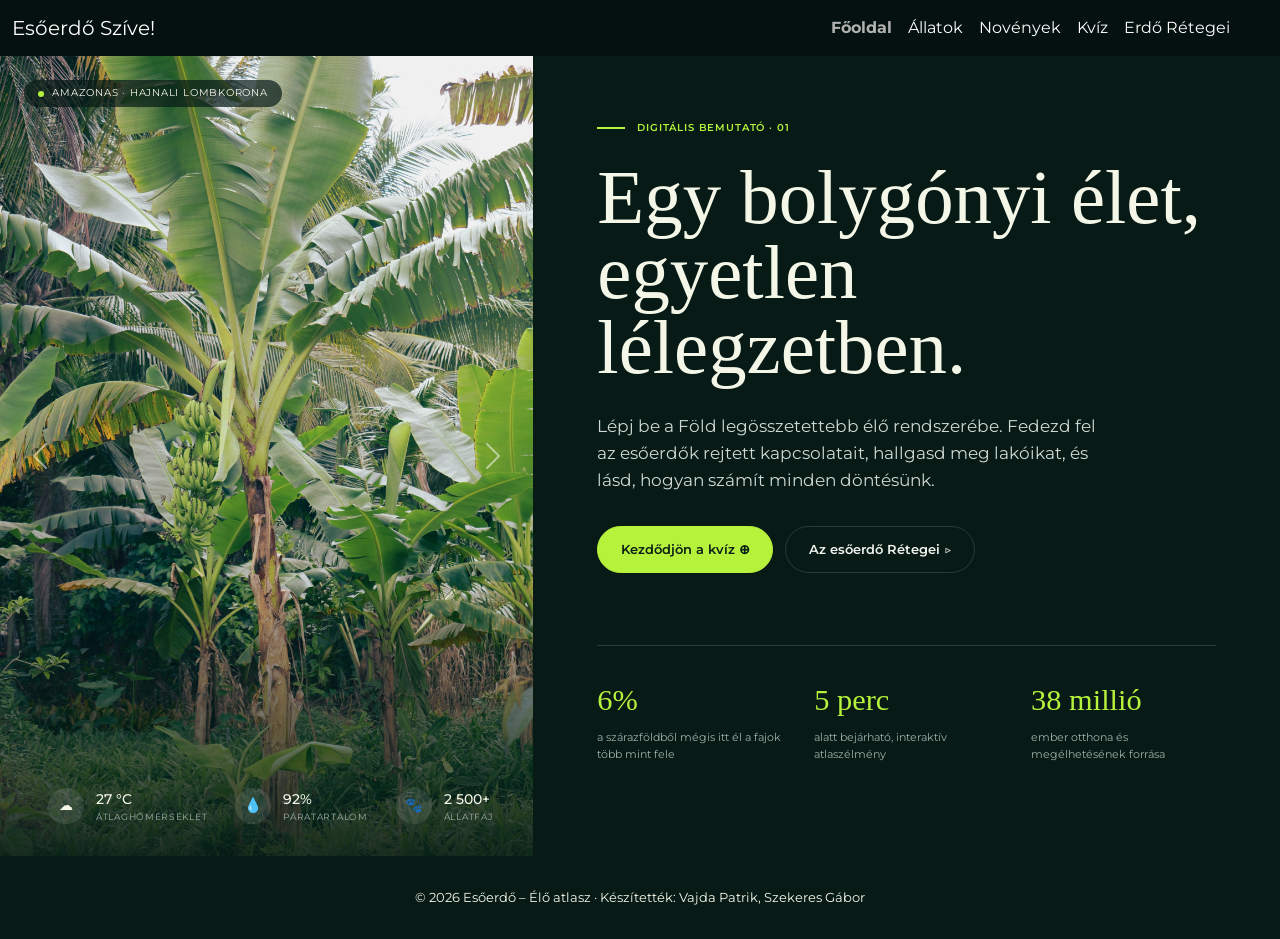
<file: index.html>
<!DOCTYPE html>
<html lang="hu">

<head>
    <meta charset="UTF-8">
    <meta name="viewport" content="width=device-width, initial-scale=1.0">
    <title>Esőerdő projekt - Főoldal</title>
    <link href="https://cdn.jsdelivr.net/npm/bootstrap@5.3.8/dist/css/bootstrap.min.css" rel="stylesheet"
        integrity="sha384-sRIl4kxILFvY47J16cr9ZwB07vP4J8+LH7qKQnuqkuIAvNWLzeN8tE5YBujZqJLB" crossorigin="anonymous">
    <link rel="stylesheet" href="./css/style.css">
</head>

<body>

    <header>
        <nav class="navbar navbar-expand-lg bg-body-tertiary">
            <div class="container-fluid d-flex">
                <a class="navbar-brand" href="index.html">Esőerdő Szíve!</a>
                <button class="navbar-toggler" type="button" data-bs-toggle="collapse" data-bs-target="#navbarNav"
                    aria-controls="navbarNav" aria-expanded="false" aria-label="Toggle navigation">
                    <span class="navbar-toggler-icon"></span>
                </button>
                <div class="collapse navbar-collapse " id="navbarNav">
                    <ul class="navbar-nav">
                        <li class="nav-item">
                            <a class="nav-link active" aria-current="page" href="index.html">Főoldal</a>
                        </li>
                        <li class="nav-item">
                            <a class="nav-link " href="allatok.html">Állatok</a>
                        </li>
                        <li class="nav-item">
                            <a class="nav-link" href="novenyek.html">Novények</a>
                        </li>
                        <li class="nav-item">
                            <a class="nav-link" href="kviz.html">Kvíz</a>
                        </li>
                         <li class="nav-item">
                            <a class="nav-link" href="retegek.html">Erdő Rétegei</a>
                        </li>
                    </ul>
                </div>
            </div>
        </nav>
    </header>

    <main>
        <section class="hero">

             <div class="hero-image">
                <span class="hero-badge"><i class="badge-dot" aria-hidden="true"></i>Amazonas · Hajnali
                    lombkorona</span>
                <div class="">
                    <div id="carouselExampleAutoplaying" class="carousel slide" data-bs-ride="carousel">
                        <div class="carousel-inner">
                            <div class="carousel-item active">
                                <img src="./images/novenyek/Bananfa/Bananfa-egydb.jpg" class="d-block w-100" alt="...">
                            </div>
                            <div class="carousel-item">
                                <img src="./images/novenyek/Kakaofa/Kakaofa-termes.jpg" class="d-block w-100" alt="...">
                            </div>
                            <div class="carousel-item">
                                <img src="./images/novenyek/Kokusz/Kokusz-erdo.jpg" class="d-block w-100" alt="...">
                            </div>
                        </div>
                        <button class="carousel-control-prev" type="button" data-bs-target="#carouselExampleAutoplaying"
                            data-bs-slide="prev">
                            <span class="carousel-control-prev-icon" aria-hidden="true"></span>
                            <span class="visually-hidden">Előző</span>
                        </button>
                        <button class="carousel-control-next" type="button" data-bs-target="#carouselExampleAutoplaying"
                            data-bs-slide="next">
                            <span class="carousel-control-next-icon" aria-hidden="true"></span>
                            <span class="visually-hidden">Következő</span>
                        </button>
                    </div>
                </div>
                <ul class="climate list-unstyled">
                    <li><span class="climate-icon" aria-hidden="true">☁</span><span><strong>27
                                °C</strong><small>Átlaghőmérséklet</small></span></li>
                    <li><span class="climate-icon"
                            aria-hidden="true">💧</span><span><strong>92%</strong><small>Páratartalom</small></span>
                    </li>
                    <li><span class="climate-icon" aria-hidden="true">🐾</span><span><strong>2
                                500+</strong><small>Állatfaj</small></span></li>
                </ul>
            </div>
             <div class="hero-content">
                <p class="kicker">Digitális bemutató · 01</p>
                <h1>Egy bolygónyi élet, egyetlen lélegzetben.</h1>
                <p class="lead-text">Lépj be a Föld legösszetettebb élő rendszerébe. Fedezd fel az esőerdők rejtett
                    kapcsolatait, hallgasd meg lakóikat, és lásd, hogyan számít minden döntésünk.</p>
                <div class="hero-buttons">
                    <a href="kviz.html" class="btn btn-lime">Kezdődjön a kvíz <span
                            aria-hidden="true">⊕</span></a>
                    <a href="retegek.html" class="btn btn-ghost">Az esőerdő Rétegei <span aria-hidden="true">▷</span></a>
                </div>

                <dl class="facts">
                    <div>
                        <dt>6%</dt>
                        <dd>a szárazföldből mégis itt él a fajok több mint fele</dd>
                    </div>
                    <div>
                        <dt>5 perc</dt>
                        <dd>alatt bejárható, interaktív atlaszélmény</dd>
                    </div>
                    <div>
                        <dt>38 millió</dt>
                        <dd>ember otthona és megélhetésének forrása</dd>
                    </div>
                </dl>

                
            </div>
        </section>
    </main>

     <footer class=" text-center">
        <p class="mb-0">© 2026 Esőerdő – Élő atlasz · Készítették: Vajda Patrik, Szekeres Gábor</p>
    </footer>


    <script src="https://cdn.jsdelivr.net/npm/bootstrap@5.3.8/dist/js/bootstrap.bundle.min.js"
        integrity="sha384-FKyoEForCGlyvwx9Hj09JcYn3nv7wiPVlz7YYwJrWVcXK/BmnVDxM+D2scQbITxI"
        crossorigin="anonymous"></script>
</body>

</html>
</file>
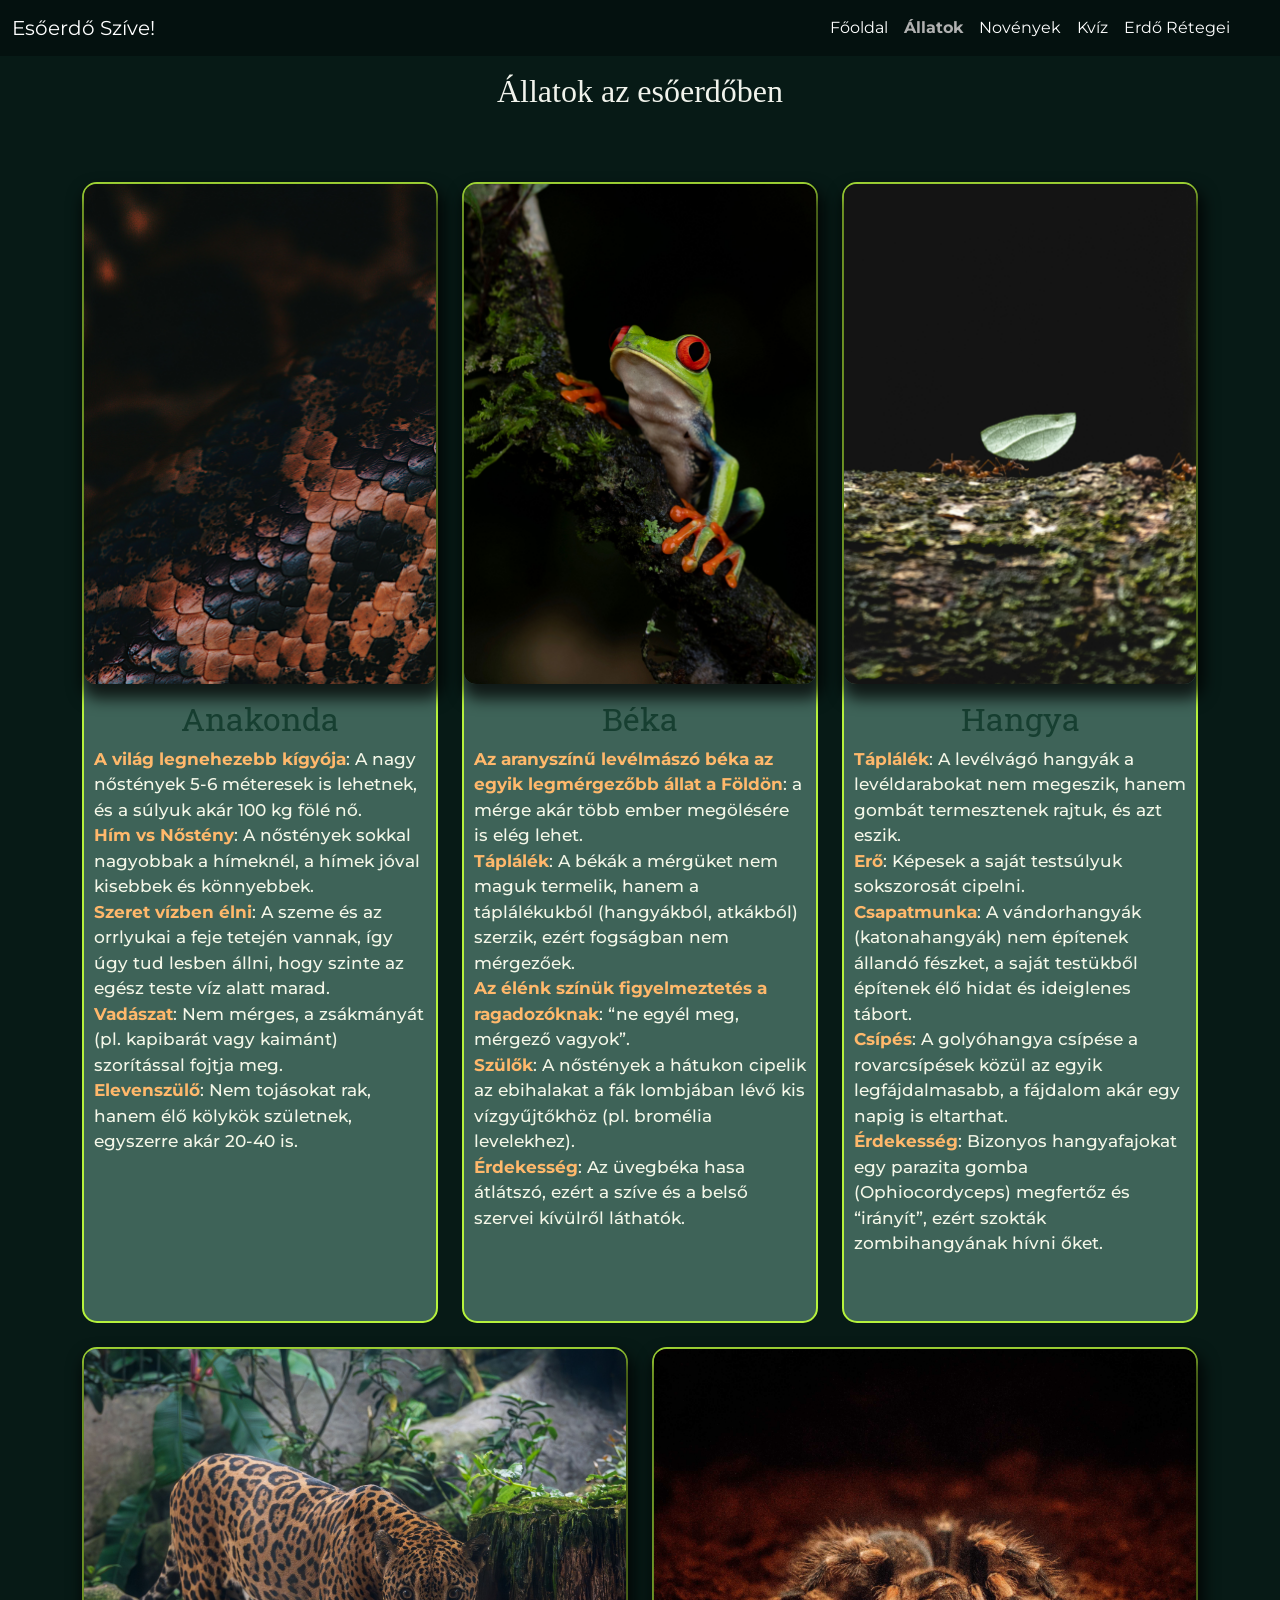
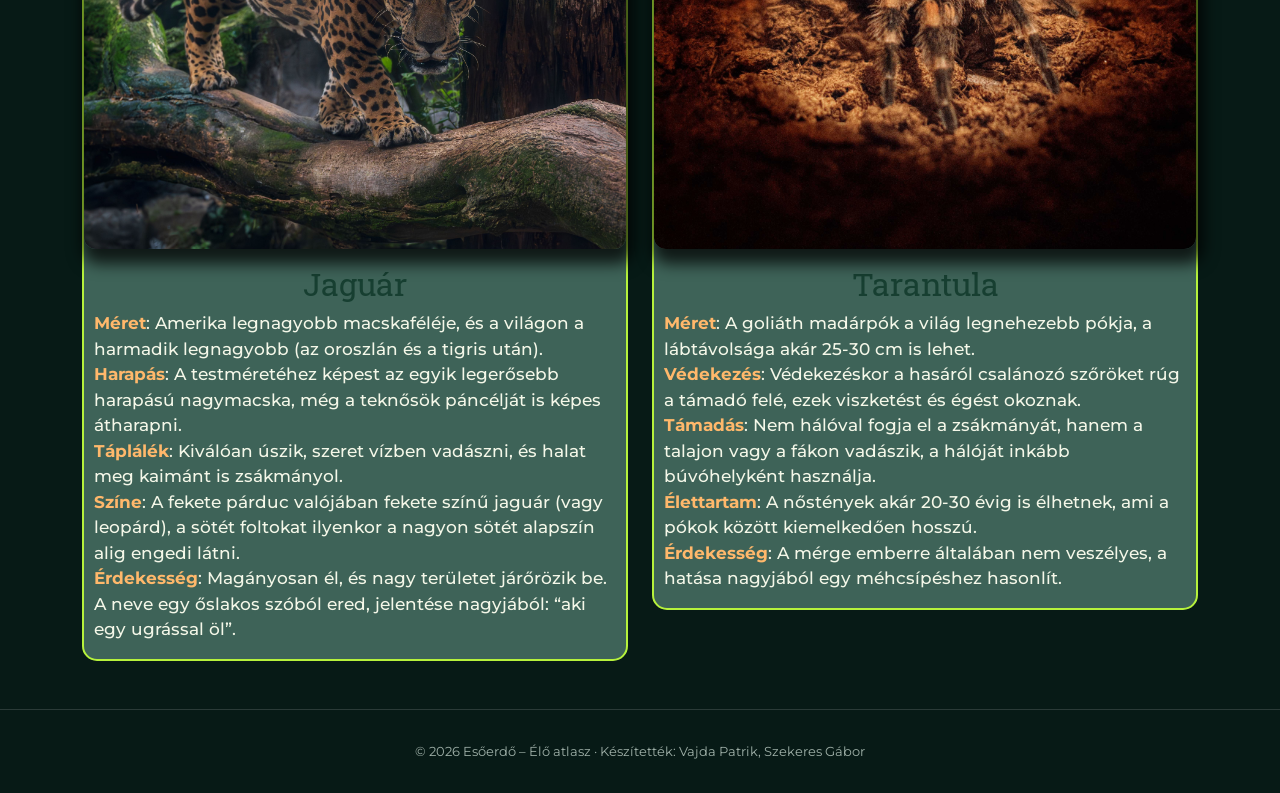
<file: allatok.html>
<!DOCTYPE html>
<html lang="hu">

<head>
    <meta charset="UTF-8">
    <meta name="viewport" content="width=device-width, initial-scale=1.0">
    <title>Esőerdő projekt - Állatok</title>
    <link href="https://cdn.jsdelivr.net/npm/bootstrap@5.3.8/dist/css/bootstrap.min.css" rel="stylesheet"
        integrity="sha384-sRIl4kxILFvY47J16cr9ZwB07vP4J8+LH7qKQnuqkuIAvNWLzeN8tE5YBujZqJLB" crossorigin="anonymous">
    <link rel="stylesheet" href="./css/style.css">
</head>

<body>

    <header>
        <nav class="navbar navbar-expand-lg bg-body-tertiary">
            <div class="container-fluid d-flex">
                <a class="navbar-brand" href="index.html">Esőerdő Szíve!</a>
                <button class="navbar-toggler" type="button" data-bs-toggle="collapse" data-bs-target="#navbarNav"
                    aria-controls="navbarNav" aria-expanded="false" aria-label="Toggle navigation">
                    <span class="navbar-toggler-icon"></span>
                </button>
                <div class="collapse navbar-collapse " id="navbarNav">
                    <ul class="navbar-nav">
                        <li class="nav-item">
                            <a class="nav-link " aria-current="page" href="index.html">Főoldal</a>
                        </li>
                        <li class="nav-item">
                            <a class="nav-link active" href="allatok.html">Állatok</a>
                        </li>
                        <li class="nav-item">
                            <a class="nav-link" href="novenyek.html">Novények</a>
                        </li>
                        <li class="nav-item">
                            <a class="nav-link" href="kviz.html">Kvíz</a>
                        </li>
                         <li class="nav-item">
                            <a class="nav-link" href="retegek.html">Erdő Rétegei</a>
                        </li>
                    </ul>
                </div>
            </div>
        </nav>
    </header>

    <main>
        <section>
            <h2 class="text-center p-3 aloldalCim">Állatok az esőerdőben</h2>
             <div class="container mb-5">

            <div class="row ">
                <div class="col-lg-4 mt-4">
                    <div class="kartya mt-4 h-100 mb-4">
                        <p class="text-center kepek">
                            <img src="./images/allatok/Anakonda/Anakonda-card.jpg " class="elsoKep"
                                alt="Banánfa Kártyakép">
                            <img src="./images/allatok/Anakonda/Anakonda-sotet.jpg" alt="" class="masodikKep">
                            </p>
                        <h2 class="text-center fs-2">Anakonda</h2>
                        <ul>
                            <li><strong>A világ legnehezebb kígyója</strong>: A nagy nőstények 5-6 méteresek is lehetnek, és a súlyuk akár 100 kg fölé nő.</li>
                            <li><strong>Hím vs Nőstény</strong>: A nőstények sokkal nagyobbak a hímeknél, a hímek jóval kisebbek és könnyebbek.  </li>
                            <li><strong>Szeret vízben élni</strong>: A szeme és az orrlyukai a feje tetején vannak, így úgy tud lesben állni, hogy szinte az egész teste víz alatt marad.</li>
                            <li><strong>Vadászat</strong>: Nem mérges, a zsákmányát (pl. kapibarát vagy kaimánt) szorítással fojtja meg.</li>
                            <li><strong>Elevenszülő</strong>: Nem tojásokat rak, hanem élő kölykök születnek, egyszerre akár 20-40 is.</li>
                        </ul>
                    </div>
                </div>
                <div class="col-lg-4 mt-4">
                    <div class="kartya mt-4 kepek h-100 mb-4">
                        <p class="text-center kepek"><img src="./images/allatok/Beka/Beka-card.jpg" class="elsoKep"
                                alt="Bromélia Kártyakép">
                            <img src="./images/allatok/Beka/Beka-paros.jpg" alt="" class="masodikKep">
                            </p>
                        <h2 class="text-center fs-2">Béka</h2>
                        <ul>
                            <li><strong>Az aranyszínű levélmászó béka az egyik legmérgezőbb állat a Földön</strong>:  a mérge akár több ember megölésére is elég lehet.</li>
                            <li><strong>Táplálék</strong>: A békák a mérgüket nem maguk termelik, hanem a táplálékukból (hangyákból, atkákból) szerzik, ezért fogságban nem mérgezőek. </li>
                            <li><strong>Az élénk színük figyelmeztetés a ragadozóknak</strong>: “ne egyél meg, mérgező vagyok”. </li>
                            <li><strong>Szülők</strong>: A nőstények a hátukon cipelik az ebihalakat a fák lombjában lévő kis vízgyűjtőkhöz (pl. bromélia levelekhez). </li>
                            <li><strong>Érdekesség</strong>: Az üvegbéka hasa átlátszó, ezért a szíve és a belső szervei kívülről láthatók.</li>
                        </ul>
                    </div>
                </div>
                <div class="col-lg-4 mt-4">
                    <div class="kartya mt-4 h-100 mb-4">
                        <p class="text-center kepek"><img src="./images/allatok/Hangya/Hangya-card.jpg" class="elsoKep"
                                alt="Kakaófa Kártyakép">
                            <img src="./images/allatok/Hangya/Hangyak-sorban.jpg" alt="" class="masodikKep">
                            </p>
                        <h2 class="text-center fs-2">Hangya</h2>
                        <ul>
                            <li><strong>Táplálék</strong>: A levélvágó hangyák a levéldarabokat nem megeszik, hanem gombát termesztenek rajtuk, és azt eszik. </li>
                            <li><strong>Erő</strong>: Képesek a saját testsúlyuk sokszorosát cipelni. </li>
                            <li><strong>Csapatmunka</strong>: A vándorhangyák (katonahangyák) nem építenek állandó fészket, a saját testükből építenek élő hidat és ideiglenes tábort.</li>
                            <li><strong>Csípés</strong>: A golyóhangya csípése a rovarcsípések közül az egyik legfájdalmasabb, a fájdalom akár egy napig is eltarthat. </li>
                            <li><strong>Érdekesség</strong>: Bizonyos hangyafajokat egy parazita gomba (Ophiocordyceps) megfertőz és “irányít”, ezért szokták zombihangyának hívni őket.</li>
                        </ul>
                    </div>
                </div>
            </div>

            <div class="row mt-4">
                <div class="col-lg-6">
                    <div class="kartya mt-4">
                        <p class="text-center kepek"><img src="./images/allatok/Jaguar/Jaguar-card.jpg" class="elsoKep"
                                alt="Banánfa Kártyakép">
                            <img src="./images/allatok/Jaguar/Jaguar_kozelrol.jpg" alt="" class="masodikKep">
                            </p>
                        <h2 class="text-center fs-2">Jaguár</h2>
                        <ul>
                            <li><strong>Méret</strong>: Amerika legnagyobb macskaféléje, és a világon a harmadik legnagyobb (az oroszlán és a tigris után).</li>
                            <li><strong>Harapás</strong>: A testméretéhez képest az egyik legerősebb harapású nagymacska, még a teknősök páncélját is képes átharapni.</li>
                            <li><strong>Táplálék</strong>: Kiválóan úszik, szeret vízben vadászni, és halat meg kaimánt is zsákmányol.</li>
                            <li><strong>Színe</strong>: A fekete párduc valójában fekete színű jaguár (vagy leopárd), a sötét foltokat ilyenkor a nagyon sötét alapszín alig engedi látni.</li>
                            <li><strong>Érdekesség</strong>: Magányosan él, és nagy területet járőrözik be. A neve egy őslakos szóból ered, jelentése nagyjából: “aki egy ugrással öl”.</li>
                        </ul>
                    </div>
                </div>
                <div class="col-lg-6">
                    <div class="kartya mt-4">
                        <p class="text-center kepek"><img src="./images/allatok/Tarantula/Madarpok-card.jpg" class="elsoKep" alt="Banánfa Kártyakép"> <img src="./images/allatok/Tarantula/Madarpok-kesztyun.jpg" class="masodikKep" alt="">
                        </p>
                        <h2 class="text-center fs-2">Tarantula</h2>
                        <ul>
                            <li><strong>Méret</strong>: A goliáth madárpók a világ legnehezebb pókja, a lábtávolsága akár 25-30 cm is lehet.</li>
                            <li><strong>Védekezés</strong>: Védekezéskor a hasáról csalánozó szőröket rúg a támadó felé, ezek viszketést és égést okoznak.</li>
                            <li><strong>Támadás</strong>:  Nem hálóval fogja el a zsákmányát, hanem a talajon vagy a fákon vadászik, a hálóját inkább búvóhelyként használja.</li>
                            <li><strong>Élettartam</strong>: A nőstények akár 20-30 évig is élhetnek, ami a pókok között kiemelkedően hosszú.</li>
                            <li><strong>Érdekesség</strong>: A mérge emberre általában nem veszélyes, a hatása nagyjából egy méhcsípéshez hasonlít.</li>
                        </ul>
                    </div>
                </div>
            </div>

        </div>
        </section>
    </main>

     <footer class="site-footer text-center">
        <p class="mb-0">© 2026 Esőerdő – Élő atlasz · Készítették: Vajda Patrik, Szekeres Gábor</p>
    </footer>


    <script src="https://cdn.jsdelivr.net/npm/bootstrap@5.3.8/dist/js/bootstrap.bundle.min.js"
        integrity="sha384-FKyoEForCGlyvwx9Hj09JcYn3nv7wiPVlz7YYwJrWVcXK/BmnVDxM+D2scQbITxI"
        crossorigin="anonymous"></script>
</body>

</html>
</file>
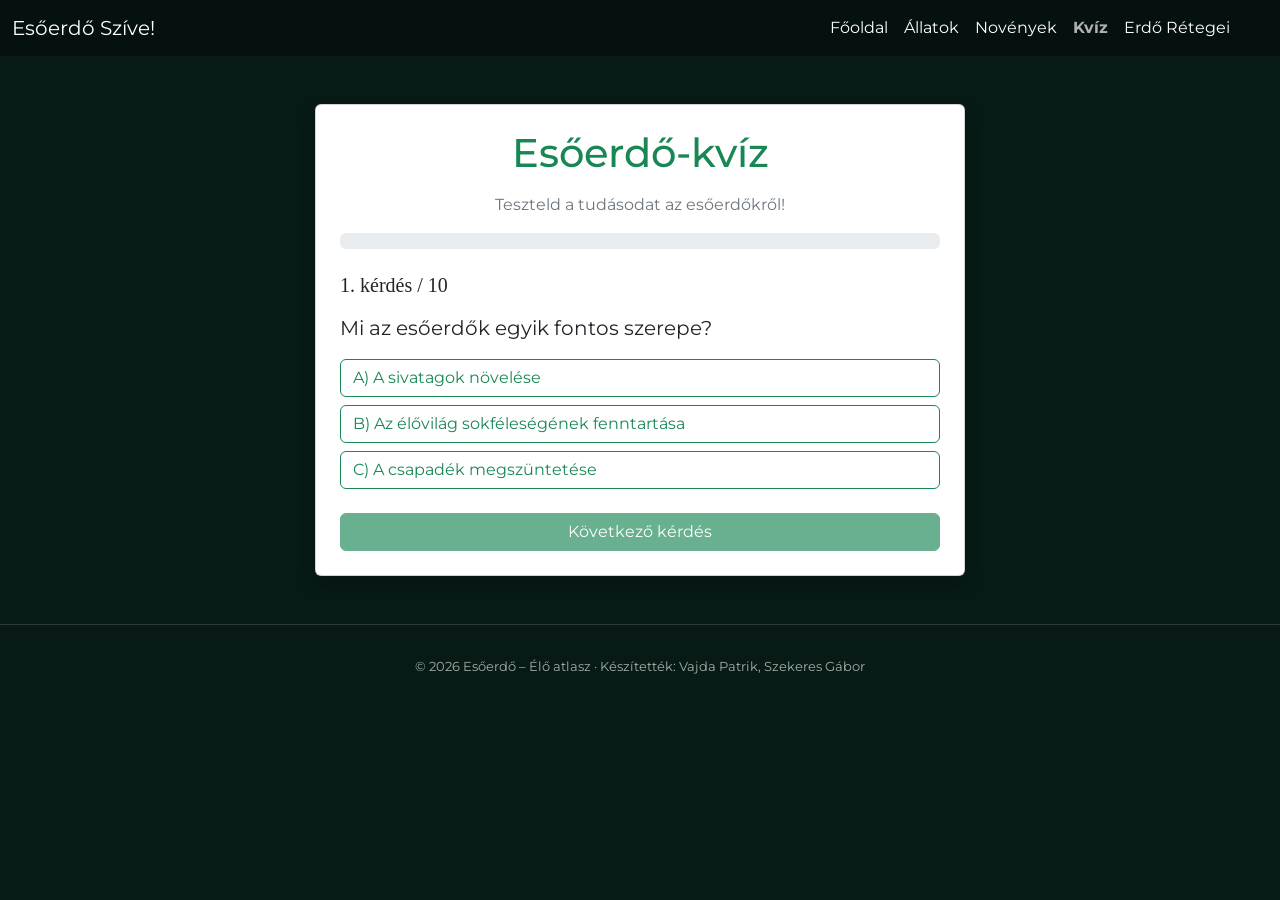
<file: kviz.html>
<!DOCTYPE html>
<html lang="hu">
 
<head>
  <meta charset="UTF-8">
  <meta name="viewport" content="width=device-width, initial-scale=1.0">
  <title>Esőerdő projekt - Kvíz</title>
  <link href="https://cdn.jsdelivr.net/npm/bootstrap@5.3.8/dist/css/bootstrap.min.css" rel="stylesheet"
    integrity="sha384-sRIl4kxILFvY47J16cr9ZwB07vP4J8+LH7qKQnuqkuIAvNWLzeN8tE5YBujZqJLB" crossorigin="anonymous">
  <link rel="stylesheet" href="./css/style.css">
  <script src="./js/script.js" defer></script>
 
</head>
 
<body>
 
  <header>
    <nav class="navbar navbar-expand-lg bg-body-tertiary">
      <div class="container-fluid d-flex">
        <a class="navbar-brand" href="#">Esőerdő Szíve!</a>
        <button class="navbar-toggler" type="button" data-bs-toggle="collapse" data-bs-target="#navbarNav"
          aria-controls="navbarNav" aria-expanded="false" aria-label="Toggle navigation">
          <span class="navbar-toggler-icon"></span>
        </button>
        <div class="collapse navbar-collapse " id="navbarNav">
          <ul class="navbar-nav">
            <li class="nav-item">
              <a class="nav-link " aria-current="page" href="index.html">Főoldal</a>
            </li>
            <li class="nav-item">
              <a class="nav-link " href="allatok.html">Állatok</a>
            </li>
            <li class="nav-item">
              <a class="nav-link" href="novenyek.html">Novények</a>
            </li>
            <li class="nav-item">
              <a class="nav-link active" href="kviz.html">Kvíz</a>
            </li>
             <li class="nav-item">
                            <a class="nav-link" href="retegek.html">Erdő Rétegei</a>
                        </li>
          </ul>
        </div>
      </div>
    </nav>
  </header>
 
  <main class="container py-5">
    <div class="card shadow mx-auto kviz-kartya">
      <div class="card-body p-4">
        <h1 class="text-center text-success mb-3">
          Esőerdő-kvíz
        </h1>
 
        <p class="text-center text-secondary">
          Teszteld a tudásodat az esőerdőkről!
        </p>
 
        <div id="quiz">
          <div class="progress mb-4" role="progressbar" aria-label="Kvíz haladása" aria-valuemin="0" aria-valuemax="100"
            aria-valuenow="0">
            <div id="progress" class="progress-bar bg-success"></div>
          </div>
 
          <h2 id="questionNumber" class="h5 mb-3"></h2>
          <p id="question" class="fs-5"></p>
 
          <div id="answers" class="d-grid gap-2"></div>
 
          <button id="nextButton" class="btn btn-success w-100 mt-4" disabled>
            Következő kérdés
          </button>
        </div>
 
        <div id="result" class="text-center d-none">
          <h2 class="text-success mb-4">Kvíz vége!</h2>
          <p class="fs-4 mb-2">
            Pontszám: <strong id="score"></strong>
          </p>
          <p class="fs-4 mb-4">
            Eredmény: <strong id="percentage"></strong>
          </p>
          <button id="restartButton" class="btn btn-outline-success">
            Új játék
          </button>
        </div>
      </div>
    </div>
  </main>
 
  <footer class="site-footer text-center">
    <p class="mb-0">© 2026 Esőerdő – Élő atlasz · Készítették: Vajda Patrik, Szekeres Gábor</p>
  </footer>
 
  <script src="https://cdn.jsdelivr.net/npm/bootstrap@5.3.3/dist/js/bootstrap.bundle.min.js"></script>
</body>
 
</html>
</file>
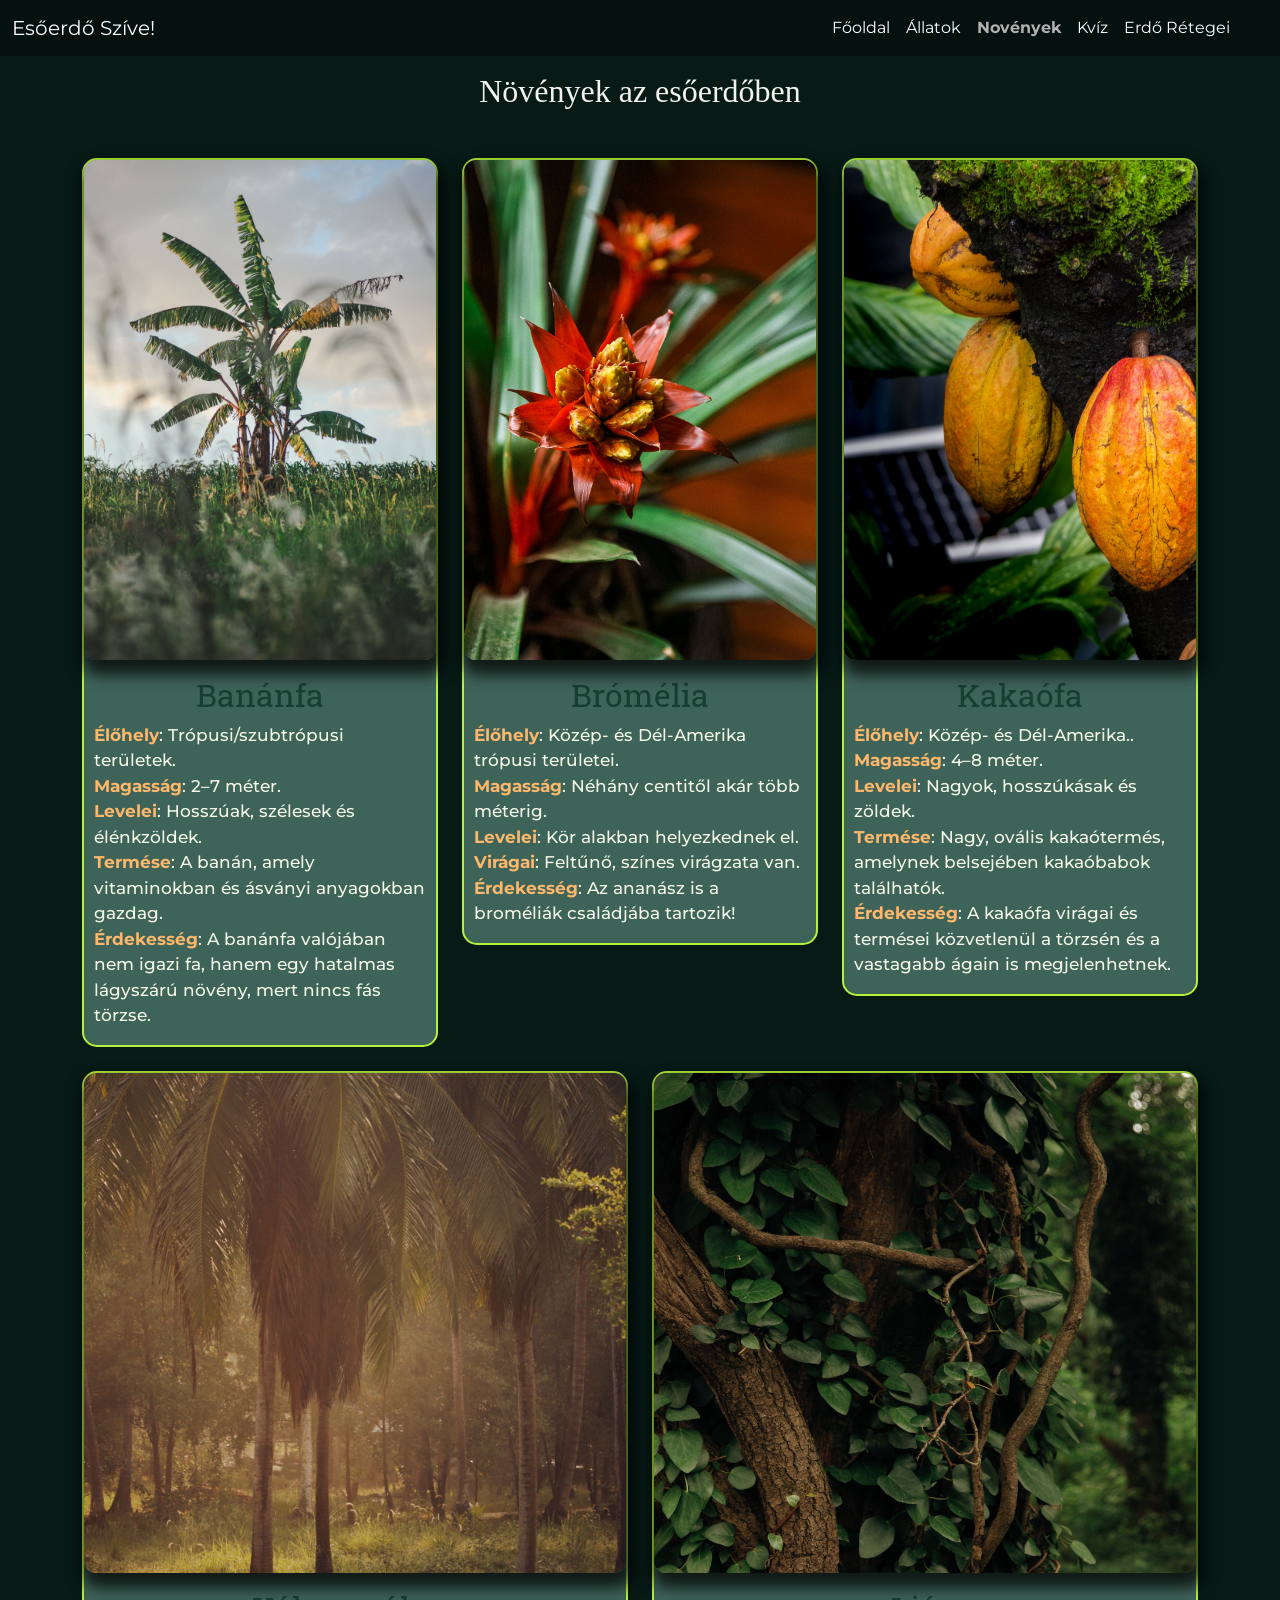
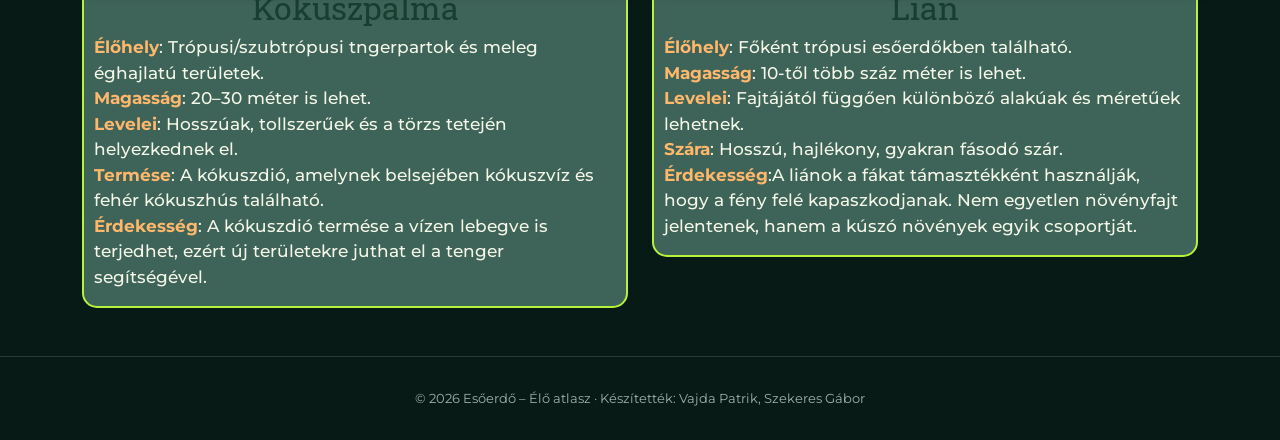
<file: novenyek.html>
<!DOCTYPE html>
<html lang="hu">

<head>
    <meta charset="UTF-8">
    <meta name="viewport" content="width=device-width, initial-scale=1.0">
    <title>Esőerdő projekt - Növények</title>
    <link href="https://cdn.jsdelivr.net/npm/bootstrap@5.3.8/dist/css/bootstrap.min.css" rel="stylesheet"
        integrity="sha384-sRIl4kxILFvY47J16cr9ZwB07vP4J8+LH7qKQnuqkuIAvNWLzeN8tE5YBujZqJLB" crossorigin="anonymous">
    <link rel="stylesheet" href="./css/style.css">
</head>

<body>

    <header>
        <nav class="navbar navbar-expand-lg bg-body-tertiary">
            <div class="container-fluid d-flex">
                <a class="navbar-brand" href="index.html">Esőerdő Szíve!</a>
                <button class="navbar-toggler" type="button" data-bs-toggle="collapse" data-bs-target="#navbarNav"
                    aria-controls="navbarNav" aria-expanded="false" aria-label="Toggle navigation">
                    <span class="navbar-toggler-icon"></span>
                </button>
                <div class="collapse navbar-collapse " id="navbarNav">
                    <ul class="navbar-nav">
                        <li class="nav-item">
                            <a class="nav-link " aria-current="page" href="index.html">Főoldal</a>
                        </li>
                        <li class="nav-item">
                            <a class="nav-link " href="allatok.html">Állatok</a>
                        </li>
                        <li class="nav-item">
                            <a class="nav-link active" href="novenyek.html">Novények</a>
                        </li>
                        <li class="nav-item">
                            <a class="nav-link" href="kviz.html">Kvíz</a>
                        </li>
                         <li class="nav-item">
                            <a class="nav-link" href="retegek.html">Erdő Rétegei</a>
                        </li>
                    </ul>
                </div>
            </div>
        </nav>
    </header>

    <main>
       <section>
            <h2 class="text-center p-3 aloldalCim">Növények az esőerdőben</h2>
         <div class="container mb-5">

            <div class="row">
                <div class="col-lg-4">
                    <div class="kartya mt-4">
                        <p class="text-center kepek">
                            <img src="./images/novenyek/Bananfa/Bananfa-card.jpg" class="elsoKep"
                                alt="Banánfa Kártyakép">
                            <img src="./images/novenyek/Bananfa/Bananfa-egydb.jpg" class="masodikKep"
                                alt="Banánfa második Kártyakép">
                        </p>
                        <h2 class="text-center fs-2">Banánfa</h2>
                        <ul>
                            <li><strong>Élőhely</strong>: Trópusi/szubtrópusi területek.</li>
                            <li><strong>Magasság</strong>: 2–7 méter.</li>
                            <li><strong>Levelei</strong>: Hosszúak, szélesek és élénkzöldek.</li>
                            <li><strong>Termése</strong>: A banán, amely vitaminokban és ásványi anyagokban gazdag.</li>
                            <li><strong>Érdekesség</strong>: A banánfa valójában nem igazi fa, hanem egy hatalmas
                                lágyszárú növény, mert nincs fás törzse.</li>
                        </ul>
                    </div>
                </div>
                <div class="col-lg-4">
                    <div class="kartya mt-4">
                        <p class="text-center kepek">
                            <img src="./images/novenyek/Bromelia/Bromelia-card.jpg" class="elsoKep"
                                alt="Bromélia Kártyakép">
                            <img src="./images/novenyek/Bromelia/Bromelia-piros.jpg" class="masodikKep"
                                alt="Bromélia második Kártyakép">
                        </p>
                        <h2 class="text-center fs-2">Brómélia</h2>
                        <ul>
                            <li><strong>Élőhely</strong>: Közép- és Dél-Amerika trópusi területei.</li>
                            <li><strong>Magasság</strong>: Néhány centitől akár több méterig.</li>
                            <li><strong>Levelei</strong>: Kör alakban helyezkednek el.</li>
                            <li><strong>Virágai</strong>: Feltűnő, színes virágzata van.</li>
                            <li><strong>Érdekesség</strong>: Az ananász is a broméliák családjába tartozik!</li>
                        </ul>
                    </div>
                </div>
                <div class="col-lg-4">
                    <div class="kartya mt-4">
                        <p class="text-center kepek">
                            <img src="./images/novenyek/Kakaofa/Kakaofa-card.jpg" class="elsoKep"
                                alt="Kakaófa Kártyakép">
                            <img src="./images/novenyek/Kakaofa/Kakaofa-termes.jpg" class="masodikKep"
                                alt="Kakaófa második Kártyakép">
                        </p>
                        <h2 class="text-center fs-2">Kakaófa</h2>
                        <ul>
                            <li><strong>Élőhely</strong>: Közép- és Dél-Amerika..</li>
                            <li><strong>Magasság</strong>: 4–8 méter.</li>
                            <li><strong>Levelei</strong>: Nagyok, hosszúkásak és zöldek.</li>
                            <li><strong>Termése</strong>: Nagy, ovális kakaótermés, amelynek belsejében kakaóbabok
                                találhatók.</li>
                            <li><strong>Érdekesség</strong>: A kakaófa virágai és termései közvetlenül a törzsén és a
                                vastagabb ágain is megjelenhetnek.</li>
                        </ul>
                    </div>
                </div>
            </div>

            <div class="row">
                <div class="col-lg-6">
                    <div class="kartya mt-4">
                        <p class="text-center kepek">
                            <img src="./images/novenyek/Kokusz/Kokusz-erdo.jpg" class="elsoKep" alt="Banánfa Kártyakép">
                            <img src="./images/novenyek/Kokusz/Kokusz-termes.jpg" class="masodikKep"
                                alt="Kókuszpálma második Kártyakép">
                        </p>
                        <h2 class="text-center fs-2">Kókuszpálma</h2>
                        <ul>
                            <li><strong>Élőhely</strong>: Trópusi/szubtrópusi tngerpartok és meleg éghajlatú területek.
                            </li>
                            <li><strong>Magasság</strong>: 20–30 méter is lehet.</li>
                            <li><strong>Levelei</strong>: Hosszúak, tollszerűek és a törzs tetején helyezkednek el.</li>
                            <li><strong>Termése</strong>: A kókuszdió, amelynek belsejében kókuszvíz és fehér kókuszhús
                                található.</li>
                            <li><strong>Érdekesség</strong>: A kókuszdió termése a vízen lebegve is terjedhet, ezért új
                                területekre juthat el a tenger segítségével.</li>
                        </ul>
                    </div>
                </div>
                <div class="col-lg-6">
                    <div class="kartya mt-4">
                        <p class="text-center kepek">
                            <img src="./images/novenyek/Lian/Lian-a-fan.jpg" class="elsoKep" alt="Banánfa Kártyakép">
                            <img src="./images/novenyek/Lian/Lian-card.jpg" class="masodikKep"
                                alt="Banánfa második Kártyakép">
                        </p>
                        <h2 class="text-center fs-2">Lián</h2>
                        <ul>
                            <li><strong>Élőhely</strong>: Főként trópusi esőerdőkben található.</li>
                            <li><strong>Magasság</strong>: 10-től több száz méter is lehet.</li>
                            <li><strong>Levelei</strong>: Fajtájától függően különböző alakúak és méretűek lehetnek.
                            </li>
                            <li><strong>Szára</strong>: Hosszú, hajlékony, gyakran fásodó szár.</li>
                            <li><strong>Érdekesség</strong>:A liánok a fákat támasztékként használják, hogy a fény felé
                                kapaszkodjanak. Nem egyetlen növényfajt jelentenek, hanem a kúszó növények egyik
                                csoportját.</li>
                        </ul>
                    </div>
                </div>
            </div>

        </div>
       </section>
    </main>
    <footer class="site-footer text-center">
        <p class="mb-0">© 2026 Esőerdő – Élő atlasz · Készítették: Vajda Patrik, Szekeres Gábor</p>
    </footer>


    <script src="https://cdn.jsdelivr.net/npm/bootstrap@5.3.8/dist/js/bootstrap.bundle.min.js"
        integrity="sha384-FKyoEForCGlyvwx9Hj09JcYn3nv7wiPVlz7YYwJrWVcXK/BmnVDxM+D2scQbITxI"
        crossorigin="anonymous"></script>
</body>

</html>
</file>
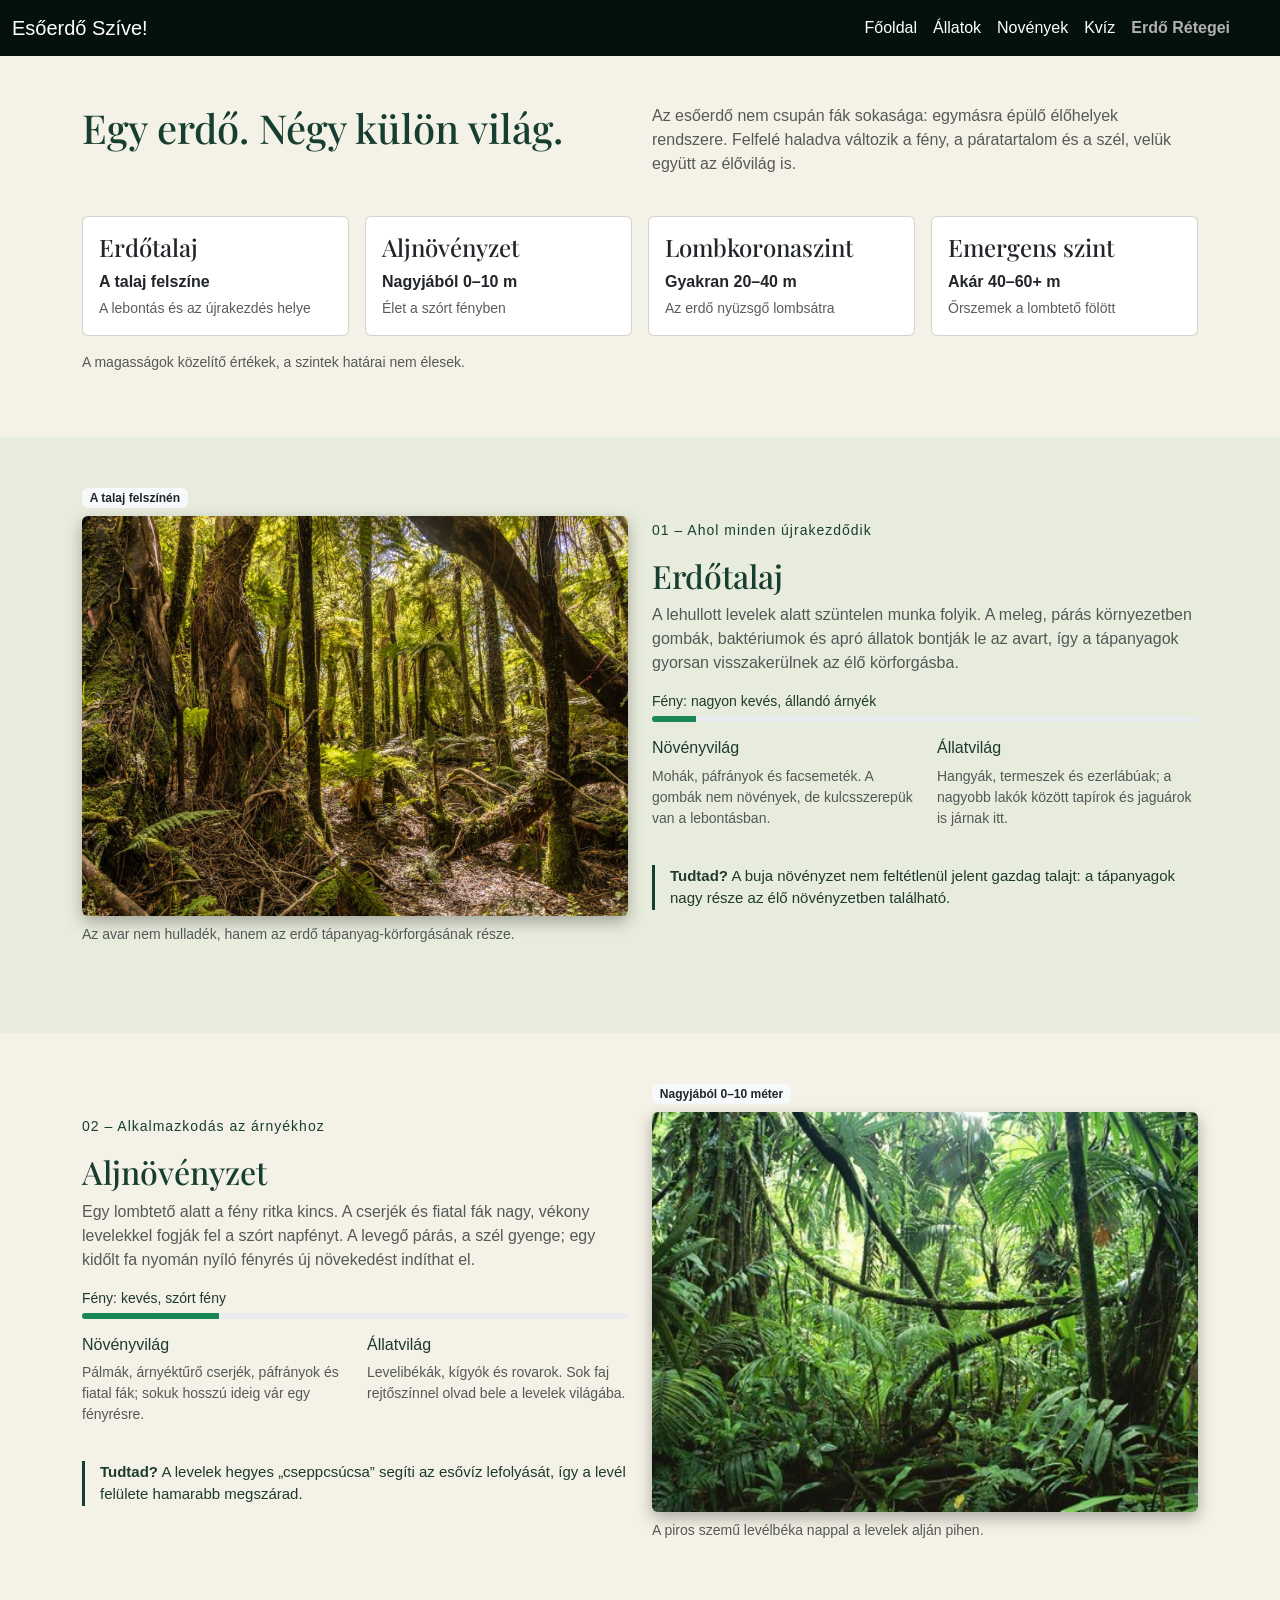
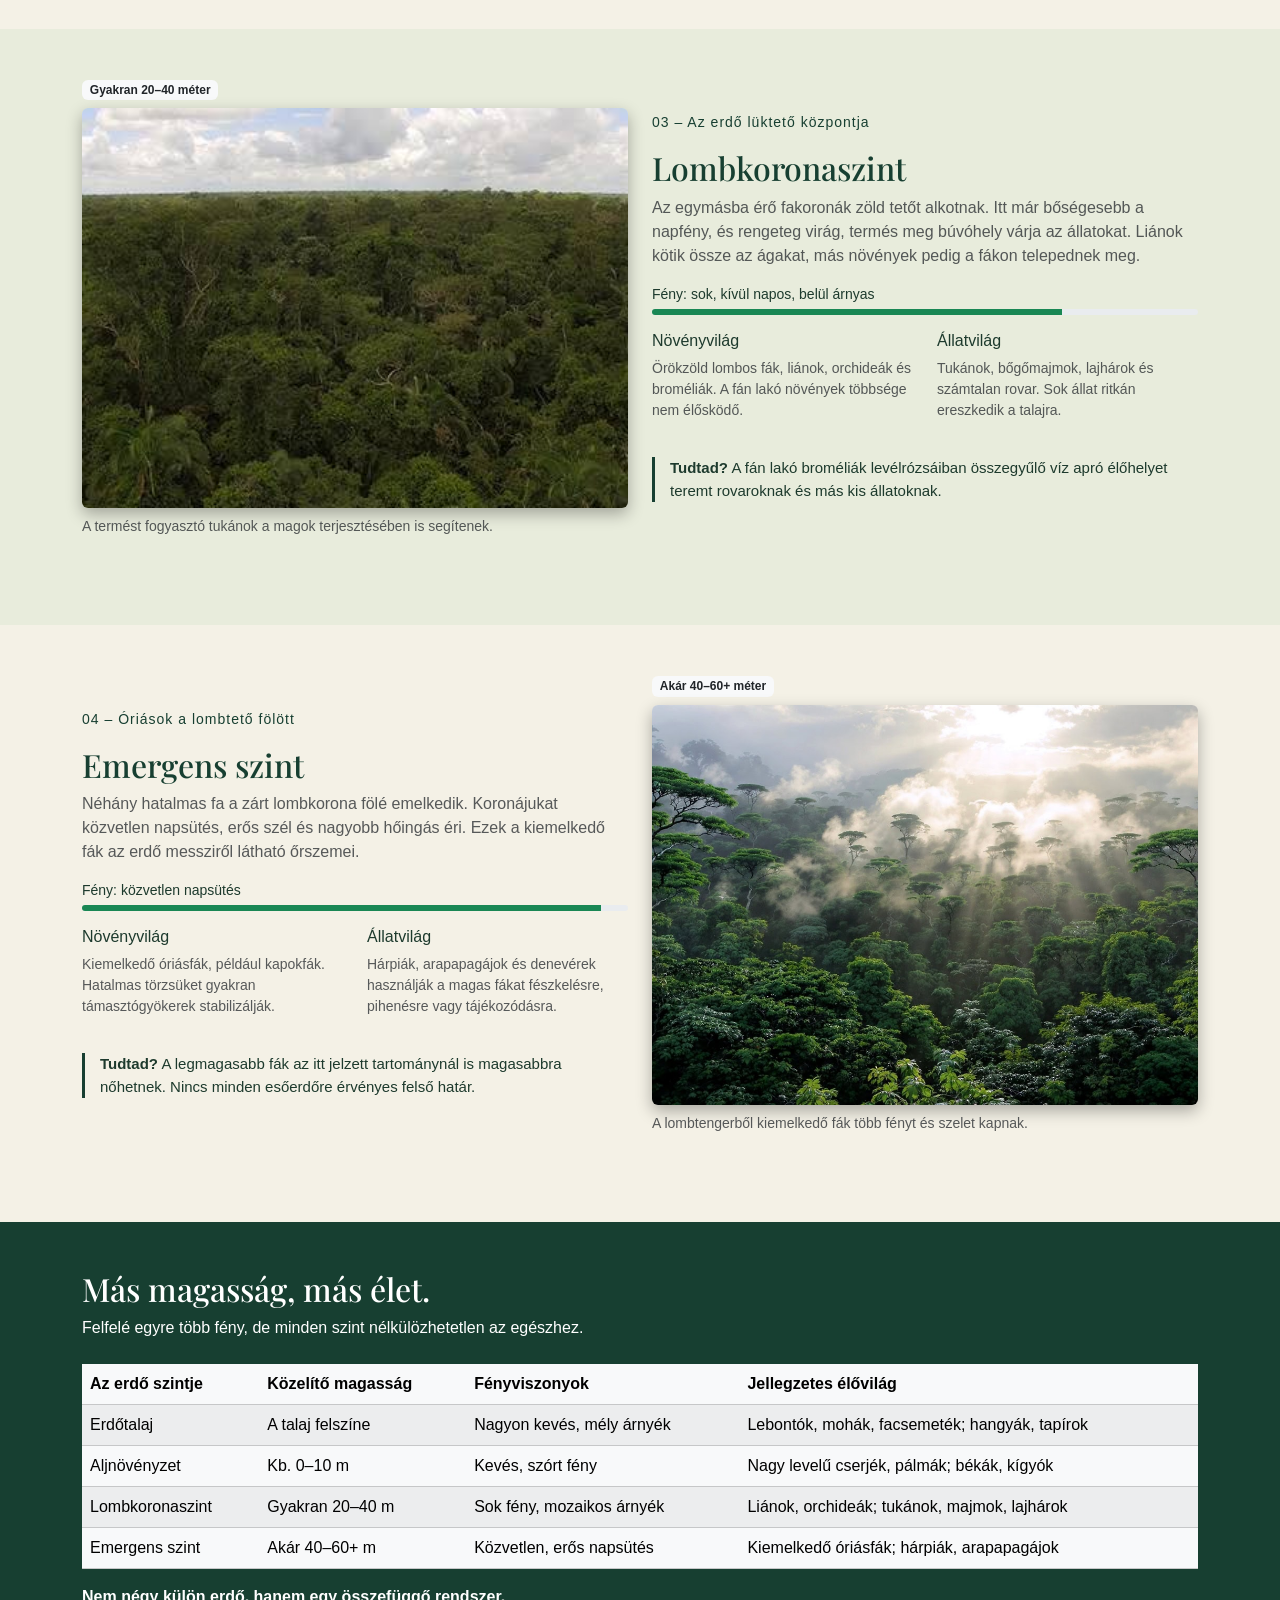
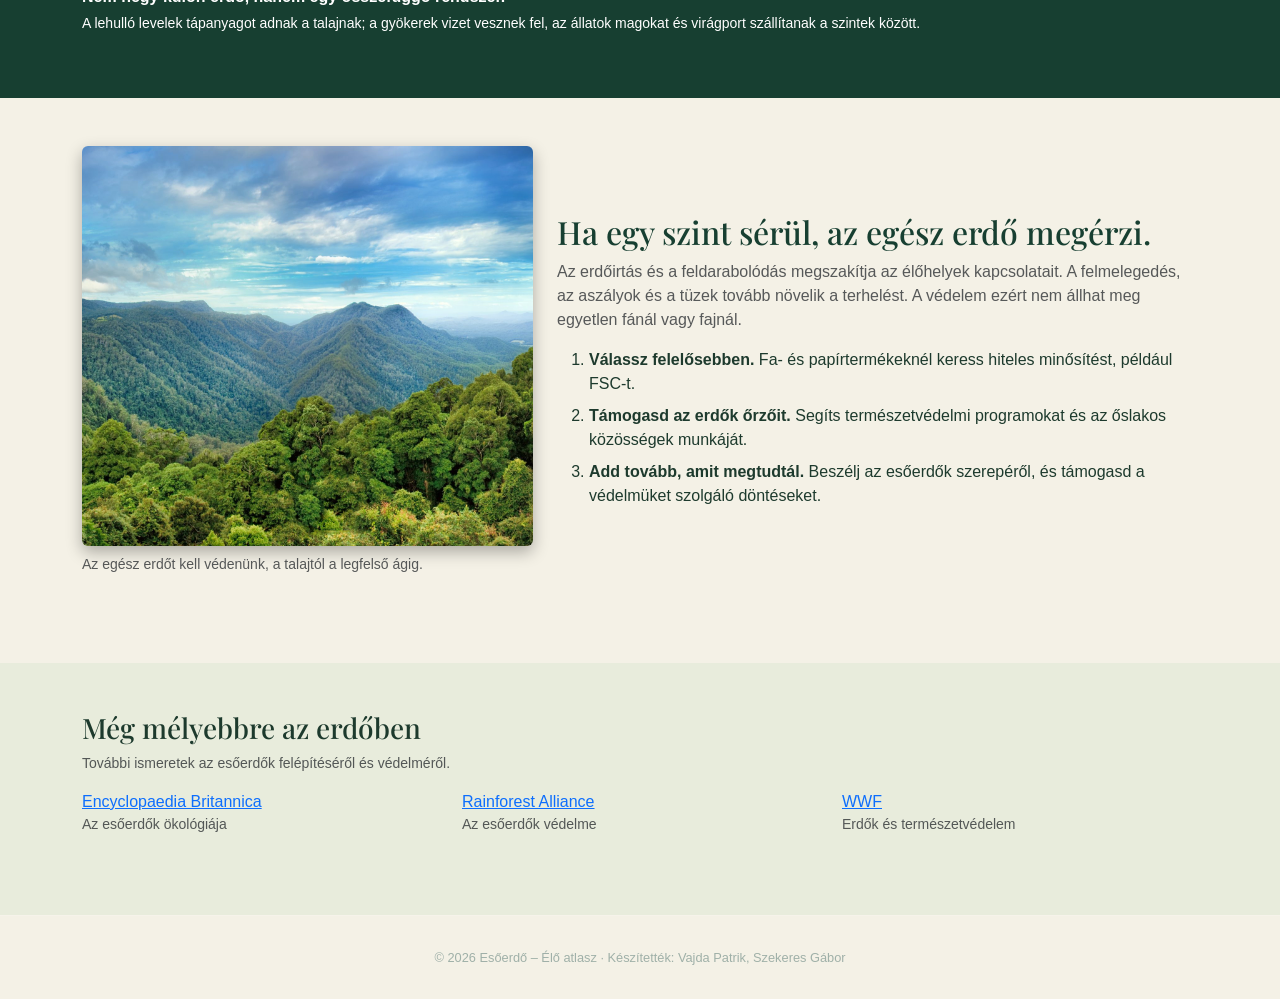
<file: retegek.html>
<!DOCTYPE html>
<html lang="hu">
<head>
    <meta charset="UTF-8">
    <meta name="viewport" content="width=device-width, initial-scale=1.0">
    <title>Az esőerdő négy szintje</title>
    <link href="https://cdn.jsdelivr.net/npm/bootstrap@5.3.8/dist/css/bootstrap.min.css" rel="stylesheet" integrity="sha384-sRIl4kxILFvY47J16cr9ZwB07vP4J8+LH7qKQnuqkuIAvNWLzeN8tE5YBujZqJLB" crossorigin="anonymous">
    <link href="https://fonts.googleapis.com/css2?family=Playfair+Display&display=swap" rel="stylesheet">
<link rel="stylesheet" href="css/style.css">
</head>
<body class="retegekBody">

    <header>
        <nav class="navbar navbar-expand-lg bg-body-tertiary">
            <div class="container-fluid d-flex">
                <a class="navbar-brand" href="index.html">Esőerdő Szíve!</a>
                <button class="navbar-toggler" type="button" data-bs-toggle="collapse" data-bs-target="#navbarNav"
                    aria-controls="navbarNav" aria-expanded="false" aria-label="Toggle navigation">
                    <span class="navbar-toggler-icon"></span>
                </button>
                <div class="collapse navbar-collapse " id="navbarNav">
                    <ul class="navbar-nav">
                        <li class="nav-item">
                            <a class="nav-link " aria-current="page" href="index.html">Főoldal</a>
                        </li>
                        <li class="nav-item">
                            <a class="nav-link " href="allatok.html">Állatok</a>
                        </li>
                        <li class="nav-item">
                            <a class="nav-link" href="novenyek.html">Novények</a>
                        </li>
                        <li class="nav-item">
                            <a class="nav-link" href="kviz.html">Kvíz</a>
                        </li>
                       <li class="nav-item">
                            <a class="nav-link active" href="retegek.html">Erdő Rétegei</a>
                        </li>
                    </ul>
                </div>
            </div>
        </nav>
    </header>

<main>

    <section class="py-5">
        <div class="container">
            <div class="row mb-4">
                <div class="col-md-6">
                    <h1>Egy erdő. Négy külön világ.</h1>
                </div>
                <div class="col-md-6">
                    <p class="text-muted">Az esőerdő nem csupán fák sokasága: egymásra épülő élőhelyek rendszere. Felfelé haladva változik a fény, a páratartalom és a szél, velük együtt az élővilág is.</p>
                </div>
            </div>

            <div class="row g-3">
                <div class="col-6 col-md-3">
                    <a href="#erdotalaj" class="card h-100 text-decoration-none">
                        <div class="card-body">
                            <h2 class="h4">Erdőtalaj</h2>
                            <p class="mb-1"><strong>A talaj felszíne</strong></p>
                            <p class="small text-muted mb-0">A lebontás és az újrakezdés helye</p>
                        </div>
                    </a>
                </div>
                <div class="col-6 col-md-3">
                    <a href="#aljnovenyzet" class="card h-100 text-decoration-none">
                        <div class="card-body">
                            <h2 class="h4">Aljnövényzet</h2>
                            <p class="mb-1"><strong>Nagyjából 0–10 m</strong></p>
                            <p class="small text-muted mb-0">Élet a szórt fényben</p>
                        </div>
                    </a>
                </div>
                <div class="col-6 col-md-3">
                    <a href="#lombkoronaszint" class="card h-100 text-decoration-none">
                        <div class="card-body">
                            <h2 class="h4">Lombkoronaszint</h2>
                            <p class="mb-1"><strong>Gyakran 20–40 m</strong></p>
                            <p class="small text-muted mb-0">Az erdő nyüzsgő lombsátra</p>
                        </div>
                    </a>
                </div>
                <div class="col-6 col-md-3">
                    <a href="#emergens" class="card h-100 text-decoration-none">
                        <div class="card-body">
                            <h2 class="h4">Emergens szint</h2>
                            <p class="mb-1"><strong>Akár 40–60+ m</strong></p>
                            <p class="small text-muted mb-0">Őrszemek a lombtető fölött</p>
                        </div>
                    </a>
                </div>
            </div>
            <p class="small text-muted mt-3">A magasságok közelítő értékek, a szintek határai nem élesek.</p>
        </div>
    </section>

    <section class="py-5 halvany" id="erdotalaj">
        <div class="container">
            <div class="row align-items-center">
                <div class="col-md-6 mb-4">
                    <span class="badge bg-light text-dark mb-2">A talaj felszínén</span>
                    <img src="images/retegek/aljnövényzet.jpg" class="img-fluid rounded kep" alt="Gyökerek, avar, gombák és páfrányok az esőerdő talaján">
                    <p class="small text-muted mt-2">Az avar nem hulladék, hanem az erdő tápanyag-körforgásának része.</p>
                </div>
                <div class="col-md-6 mb-4">
                    <p class="szam">01 – Ahol minden újrakezdődik</p>
                    <h2>Erdőtalaj</h2>
                    <p class="text-muted">A lehullott levelek alatt szüntelen munka folyik. A meleg, párás környezetben gombák, baktériumok és apró állatok bontják le az avart, így a tápanyagok gyorsan visszakerülnek az élő körforgásba.</p>

                    <p class="mb-1 small">Fény: nagyon kevés, állandó árnyék</p>
                    <div class="progress mb-3" style="height: 6px;">
                        <div class="progress-bar bg-success" style="width: 8%;"></div>
                    </div>

                    <div class="row">
                        <div class="col-sm-6">
                            <h3 class="h6">Növényvilág</h3>
                            <p class="small text-muted">Mohák, páfrányok és facsemeték. A gombák nem növények, de kulcsszerepük van a lebontásban.</p>
                        </div>
                        <div class="col-sm-6">
                            <h3 class="h6">Állatvilág</h3>
                            <p class="small text-muted">Hangyák, termeszek és ezerlábúak; a nagyobb lakók között tapírok és jaguárok is járnak itt.</p>
                        </div>
                    </div>
                    <p class="tudtad"><strong>Tudtad?</strong> A buja növényzet nem feltétlenül jelent gazdag talajt: a tápanyagok nagy része az élő növényzetben található.</p>
                </div>
            </div>
        </div>
    </section>

    <section class="py-5" id="aljnovenyzet">
        <div class="container">
            <div class="row align-items-center">
                <div class="col-md-6 mb-4">
                    <p class="szam">02 – Alkalmazkodás az árnyékhoz</p>
                    <h2>Aljnövényzet</h2>
                    <p class="text-muted">Egy lombtető alatt a fény ritka kincs. A cserjék és fiatal fák nagy, vékony levelekkel fogják fel a szórt napfényt. A levegő párás, a szél gyenge; egy kidőlt fa nyomán nyíló fényrés új növekedést indíthat el.</p>

                    <p class="mb-1 small">Fény: kevés, szórt fény</p>
                    <div class="progress mb-3" style="height: 6px;">
                        <div class="progress-bar bg-success" style="width: 25%;"></div>
                    </div>

                    <div class="row">
                        <div class="col-sm-6">
                            <h3 class="h6">Növényvilág</h3>
                            <p class="small text-muted">Pálmák, árnyéktűrő cserjék, páfrányok és fiatal fák; sokuk hosszú ideig vár egy fényrésre.</p>
                        </div>
                        <div class="col-sm-6">
                            <h3 class="h6">Állatvilág</h3>
                            <p class="small text-muted">Levelibékák, kígyók és rovarok. Sok faj rejtőszínnel olvad bele a levelek világába.</p>
                        </div>
                    </div>
                    <p class="tudtad"><strong>Tudtad?</strong> A levelek hegyes „cseppcsúcsa” segíti az esővíz lefolyását, így a levél felülete hamarabb megszárad.</p>
                </div>
                <div class="col-md-6 mb-4">
                    <span class="badge bg-light text-dark mb-2">Nagyjából 0–10 méter</span>
                    <img src="images/retegek/talajszint.jpg" class="img-fluid rounded kep" alt="Piros szemű levélbéka egy nagy, sötétzöld levélen">
                    <p class="small text-muted mt-2">A piros szemű levélbéka nappal a levelek alján pihen.</p>
                </div>
            </div>
        </div>
    </section>

    <section class="py-5 halvany" id="lombkoronaszint">
        <div class="container">
            <div class="row align-items-center">
                <div class="col-md-6 mb-4">
                    <span class="badge bg-light text-dark mb-2">Gyakran 20–40 méter</span>
                    <img src="images/retegek/lombkoronaszint.jpg" class="img-fluid rounded kep" alt="Tukán egy broméliákkal benőtt faágon">
                    <p class="small text-muted mt-2">A termést fogyasztó tukánok a magok terjesztésében is segítenek.</p>
                </div>
                <div class="col-md-6 mb-4">
                    <p class="szam">03 – Az erdő lüktető központja</p>
                    <h2>Lombkoronaszint</h2>
                    <p class="text-muted">Az egymásba érő fakoronák zöld tetőt alkotnak. Itt már bőségesebb a napfény, és rengeteg virág, termés meg búvóhely várja az állatokat. Liánok kötik össze az ágakat, más növények pedig a fákon telepednek meg.</p>

                    <p class="mb-1 small">Fény: sok, kívül napos, belül árnyas</p>
                    <div class="progress mb-3" style="height: 6px;">
                        <div class="progress-bar bg-success" style="width: 75%;"></div>
                    </div>

                    <div class="row">
                        <div class="col-sm-6">
                            <h3 class="h6">Növényvilág</h3>
                            <p class="small text-muted">Örökzöld lombos fák, liánok, orchideák és broméliák. A fán lakó növények többsége nem élősködő.</p>
                        </div>
                        <div class="col-sm-6">
                            <h3 class="h6">Állatvilág</h3>
                            <p class="small text-muted">Tukánok, bőgőmajmok, lajhárok és számtalan rovar. Sok állat ritkán ereszkedik a talajra.</p>
                        </div>
                    </div>
                    <p class="tudtad"><strong>Tudtad?</strong> A fán lakó broméliák levélrózsáiban összegyűlő víz apró élőhelyet teremt rovaroknak és más kis állatoknak.</p>
                </div>
            </div>
        </div>
    </section>

    <section class="py-5" id="emergens">
        <div class="container">
            <div class="row align-items-center">
                <div class="col-md-6 mb-4">
                    <p class="szam">04 – Óriások a lombtető fölött</p>
                    <h2>Emergens szint</h2>
                    <p class="text-muted">Néhány hatalmas fa a zárt lombkorona fölé emelkedik. Koronájukat közvetlen napsütés, erős szél és nagyobb hőingás éri. Ezek a kiemelkedő fák az erdő messziről látható őrszemei.</p>

                    <p class="mb-1 small">Fény: közvetlen napsütés</p>
                    <div class="progress mb-3" style="height: 6px;">
                        <div class="progress-bar bg-success" style="width: 95%;"></div>
                    </div>

                    <div class="row">
                        <div class="col-sm-6">
                            <h3 class="h6">Növényvilág</h3>
                            <p class="small text-muted">Kiemelkedő óriásfák, például kapokfák. Hatalmas törzsüket gyakran támasztógyökerek stabilizálják.</p>
                        </div>
                        <div class="col-sm-6">
                            <h3 class="h6">Állatvilág</h3>
                            <p class="small text-muted">Hárpiák, arapapagájok és denevérek használják a magas fákat fészkelésre, pihenésre vagy tájékozódásra.</p>
                        </div>
                    </div>
                    <p class="tudtad"><strong>Tudtad?</strong> A legmagasabb fák az itt jelzett tartománynál is magasabbra nőhetnek. Nincs minden esőerdőre érvényes felső határ.</p>
                </div>
                <div class="col-md-6 mb-4">
                    <span class="badge bg-light text-dark mb-2">Akár 40–60+ méter</span>
                    <img src="images/retegek/emergens.jpg" class="img-fluid rounded kep" alt="Hatalmas fa emelkedik ki a ködös esőerdő lombkoronájából">
                    <p class="small text-muted mt-2">A lombtengerből kiemelkedő fák több fényt és szelet kapnak.</p>
                </div>
            </div>
        </div>
    </section>

    <!-- Összefoglaló táblázat -->
    <section class="py-5 sotetzold text-white">
        <div class="container">
            <h2 class="text-white">Más magasság, más élet.</h2>
            <p class="mb-4">Felfelé egyre több fény, de minden szint nélkülözhetetlen az egészhez.</p>

            <div class="table-responsive">
                <table class="table table-light table-striped ">
                    <thead >
                        <tr>
                            <th>Az erdő szintje</th>
                            <th>Közelítő magasság</th>
                            <th>Fényviszonyok</th>
                            <th>Jellegzetes élővilág</th>
                        </tr>
                    </thead>
                    <tbody>
                        <tr><td>Erdőtalaj</td><td>A talaj felszíne</td><td>Nagyon kevés, mély árnyék</td><td>Lebontók, mohák, facsemeték; hangyák, tapírok</td></tr>
                        <tr><td>Aljnövényzet</td><td>Kb. 0–10 m</td><td>Kevés, szórt fény</td><td>Nagy levelű cserjék, pálmák; békák, kígyók</td></tr>
                        <tr><td>Lombkoronaszint</td><td>Gyakran 20–40 m</td><td>Sok fény, mozaikos árnyék</td><td>Liánok, orchideák; tukánok, majmok, lajhárok</td></tr>
                        <tr><td>Emergens szint</td><td>Akár 40–60+ m</td><td>Közvetlen, erős napsütés</td><td>Kiemelkedő óriásfák; hárpiák, arapapagájok</td></tr>
                    </tbody>
                </table>
            </div>

            <p class="mb-1"><strong>Nem négy külön erdő, hanem egy összefüggő rendszer.</strong></p>
            <p class="small">A lehulló levelek tápanyagot adnak a talajnak; a gyökerek vizet vesznek fel, az állatok magokat és virágport szállítanak a szintek között.</p>
        </div>
    </section>

    <section class="py-5">
        <div class="container">
            <div class="row align-items-center">
                <div class="col-md-5 mb-4">
                    <img src="images/retegek/esoerdo.jpeg" class="img-fluid rounded kep" alt="Folyó kanyarog az esőerdő felett">
                    <p class="small text-muted mt-2">Az egész erdőt kell védenünk, a talajtól a legfelső ágig.</p>
                </div>
                <div class="col-md-7 mb-4">
                    <h2>Ha egy szint sérül, az egész erdő megérzi.</h2>
                    <p class="text-muted">Az erdőirtás és a feldarabolódás megszakítja az élőhelyek kapcsolatait. A felmelegedés, az aszályok és a tüzek tovább növelik a terhelést. A védelem ezért nem állhat meg egyetlen fánál vagy fajnál.</p>
                    <ol>
                        <li class="mb-2"><strong>Válassz felelősebben.</strong> Fa- és papírtermékeknél keress hiteles minősítést, például FSC-t.</li>
                        <li class="mb-2"><strong>Támogasd az erdők őrzőit.</strong> Segíts természetvédelmi programokat és az őslakos közösségek munkáját.</li>
                        <li class="mb-2"><strong>Add tovább, amit megtudtál.</strong> Beszélj az esőerdők szerepéről, és támogasd a védelmüket szolgáló döntéseket.</li>
                    </ol>
                </div>
            </div>
        </div>
    </section>

    <section class="py-5 halvany">
        <div class="container">
            <h2 class="h3">Még mélyebbre az erdőben</h2>
            <p class="small text-muted">További ismeretek az esőerdők felépítéséről és védelméről.</p>
            <div class="row">
                <div class="col-md-4 mb-3">
                    <a href="https://www.britannica.com/" target="_blank" rel="noopener">Encyclopaedia Britannica</a>
                    <p class="small text-muted">Az esőerdők ökológiája</p>
                </div>
                <div class="col-md-4 mb-3">
                    <a href="https://www.rainforest-alliance.org/" target="_blank" rel="noopener">Rainforest Alliance</a>
                    <p class="small text-muted">Az esőerdők védelme</p>
                </div>
                <div class="col-md-4 mb-3">
                    <a href="https://www.wwf.org/" target="_blank" rel="noopener">WWF</a>
                    <p class="small text-muted">Erdők és természetvédelem</p>
                </div>
            </div>
        </div>
    </section>

</main>
    <footer class="site-footer text-center">
        <p class="mb-0">© 2026 Esőerdő – Élő atlasz · Készítették: Vajda Patrik, Szekeres Gábor</p>
    </footer>


<script src="https://cdn.jsdelivr.net/npm/bootstrap@5.3.8/dist/js/bootstrap.bundle.min.js"></script>
</body>
</html>
</file>
<file: css/style.css>
@import url('https://fonts.googleapis.com/css2?family=Montserrat:ital,wght@0,100..900;1,100..900&display=swap');
@import url('https://fonts.googleapis.com/css2?family=Roboto+Slab:wght@100..900&display=swap');

body {
    font-family: "Montserrat", sans-serif;
    font-weight: 400;
}

:root {
    --bg: #071A16;
    --bg-soft: #0c2822;
    --lime: #b6f23c;
    --text: #f1f3ec;
    --muted: #9fb0a8;
    --line: rgba(255, 255, 255, .14);
    --serif: "Cormorant Garamond", Georgia, serif;
    --sans: "Inter", system-ui, sans-serif;
}

body {
    background-color: #071A16;
    color: #F4F7E8;
}

header {
    background-color: #04110F !important;
}

.navbar {
    background-color: transparent !important;
}

.navbar-collapse {
    justify-content: flex-end;
}

header .nav-link {
    padding: 8px 16px;
}

header a {
    color: #fff !important;
}

@media (min-width: 992px) {
    header ul {
        margin-right: 30px;
    }
}
@media (max-width: 800px ){
    .hero-image{
        display: none;
    }
}

.active {
    color: #b1b1b1 !important;
    font-weight: bold;
}

.carousel-item img {
    margin: 0px;
    width: 100% !important;
    max-height: 800px !important;
    object-fit: cover;
}

.hero {
    display: grid;
    grid-template-columns: 5fr 7fr;
    min-height: 780px;
}

.hero-image {
    position: relative;
    overflow: hidden;
    background: #0d2a22 center/cover;
}

.hero-image>img {
    position: absolute;
    inset: 0;
    width: 100%;
    height: 100%;
    object-fit: cover;
}

.hero-image::after {
    content: "";
    position: absolute;
    inset: 0;
    background: linear-gradient(to top, rgba(7, 26, 22, .85), transparent 35%);
}

.hero-badge {
    position: absolute;
    top: 1.5rem;
    left: 1.5rem;
    z-index: 2;
    display: inline-flex;
    align-items: center;
    gap: .5rem;
    padding: .4rem .9rem;
    background: rgba(7, 26, 22, .7);
    border-radius: 999px;
    font-size: .6rem;
    letter-spacing: .08em;
    text-transform: uppercase;
}

.badge-dot {
    width: 6px;
    height: 6px;
    border-radius: 50%;
    background: var(--lime);
}

.climate {
    position: absolute;
    left: 3rem;
    right: 1.5rem;
    bottom: 2rem;
    z-index: 2;
    display: flex;
    flex-wrap: wrap;
    gap: 1.75rem;
    margin: 0;
    padding: 0;
}

.climate li {
    display: flex;
    align-items: center;
    gap: .75rem;
}

.climate-icon {
    display: grid;
    place-items: center;
    width: 36px;
    height: 36px;
    border-radius: 50%;
    background: rgba(255, 255, 255, .1);
    font-size: .9rem;
}

.climate strong {
    display: block;
    font-size: .9rem;
    font-weight: 500;
}

.climate small {
    display: block;
    font-size: .55rem;
    letter-spacing: .08em;
    text-transform: uppercase;
    color: var(--muted);
}

.hero-content {
    display: flex;
    flex-direction: column;
    padding: 4rem clamp(1.5rem, 5vw, 4rem) 2rem;
    max-width: 760px;
}

.kicker {
    display: flex;
    align-items: center;
    gap: .75rem;
    font-size: .65rem;
    font-weight: 600;
    letter-spacing: .08em;
    text-transform: uppercase;
    color: var(--lime);
    margin-bottom: 1.5rem;
}

.kicker::before {
    content: "";
    width: 28px;
    height: 2px;
    background: var(--lime);
}

.hero-content h1 {
    font-family: var(--serif);
    font-weight: 500;
    font-size: clamp(2.8rem, 6vw, 5.2rem);
    line-height: .98;
    margin-bottom: 1.75rem;
}

.lead-text {
    max-width: 30em;
    color: #cfd8d2;
    font-size: 1.05rem;
    line-height: 1.6;
    margin-bottom: 2rem;
}

.hero-buttons {
    display: flex;
    flex-wrap: wrap;
    gap: .75rem;
}

.btn-lime,
.btn-ghost {
    border-radius: 999px;
    font-size: .8rem;
    font-weight: 600;
    padding: .8rem 1.4rem;
    transition: transform .2s, background .2s, border-color .2s;
}

.btn-lime {
    background: var(--lime);
    color: #0a1f16;
    border: 1px solid var(--lime);
}

.btn-lime:hover {
    background: #caff55;
    color: #0a1f16;
    transform: translateY(-2px);
}

.btn-ghost {
    background: transparent;
    color: var(--text);
    border: 1px solid var(--line);
}

.btn-ghost:hover {
    border-color: var(--lime);
    color: var(--text);
    transform: translateY(-2px);
}

.facts {
    display: grid;
    grid-template-columns: repeat(3, 1fr);
    gap: 2rem;
    margin: auto 0 0;
    padding-top: 2rem;
    border-top: 1px solid var(--line);
}

.hero-content .facts {
    margin-top: 4.5rem;
}

.facts dt {
    font-family: var(--serif);
    font-size: 1.9rem;
    font-weight: 500;
    color: var(--lime);
}

.facts dd {
    margin: .35rem 0 0;
    font-size: .7rem;
    line-height: 1.5;
    color: var(--muted);
}

.sources {
    display: flex;
    justify-content: space-between;
    flex-wrap: wrap;
    gap: .5rem;
    margin: 3rem 0 0;
    font-size: .6rem;
    letter-spacing: .06em;
    text-transform: uppercase;
    color: var(--muted);
}

.sources a {
    color: var(--lime);
    text-decoration: none;
}

.sources a:hover {
    text-decoration: underline;
}

.site-footer {
    padding: 2rem 1rem;
    font-size: .8rem;
    color: var(--muted);
    border-top: 1px solid var(--line);
}

.kartya {
    background-color: #3E6358;
    /*border: 2px solid #F4F7E8;*/
    border: 2px solid var(--lime);
    border-radius: 15px;
}

.kartya h2 {
    font-family: "Roboto Slab", serif;
    font-weight: 400;
}

.kartya img {
    width: 100% !important;
    height: 500px !important;
    object-fit: cover;
    border-radius: 12px;
    box-shadow: 3px 10px 15px 5px rgba(0, 0, 0, 0.75);
}

.kartya ul {
    list-style-type: none;
    padding: 0px 10px;
    font-weight: 500;
    font-size: 17px;
    line-height: 1.5;
}

.kartya strong {
    color: #FFB86B;
}

footer {
    padding: 2rem 1rem;
    font-size: .8rem;
}

.kepek {
    position: relative;
    width: 100% !important;
}

.kepek img {
    width: 100% !important;
    display: block;
}

.masodikKep {
    position: absolute;
    top: 0;
    left: 0;
    opacity: 0;
    transition: opacity 0.3s ease;
}

.kepek:hover .masodikKep {
    opacity: 1;
}
 
.kviz-kartya {
    max-width: 650px;
}
 
#progress {
    width: 0%;
}





.retegekBody {
    background-color: #f4f1e6;
    color: #1d3a2d;
    font-family: Arial, Helvetica, sans-serif;
}

.retegekBody h1, h2 {
    font-family: "Playfair Display", serif;
    color: #173f31;
}

.halvany {
    background-color: #e8ecdc;
}

.sotetzold {
    background-color: #173f31;
}

.szam {
    font-size: 14px;
    letter-spacing: 1px;
    color: #173f31;
}

.kep {
    width: 100%;
    height: 400px;
    object-fit: cover;
    box-shadow: 0 6px 16px rgba(0, 0, 0, 0.3);
}

.tudtad {
    border-left: 3px solid #173f31;
    padding-left: 15px;
    margin-top: 20px;
    font-size: 15px;
}

.card {
    transition: transform 0.3s;
}
.card:hover {
    transform: translateY(-5px);
}

.aloldalCim {
    color: var(--text);
}
</file>
